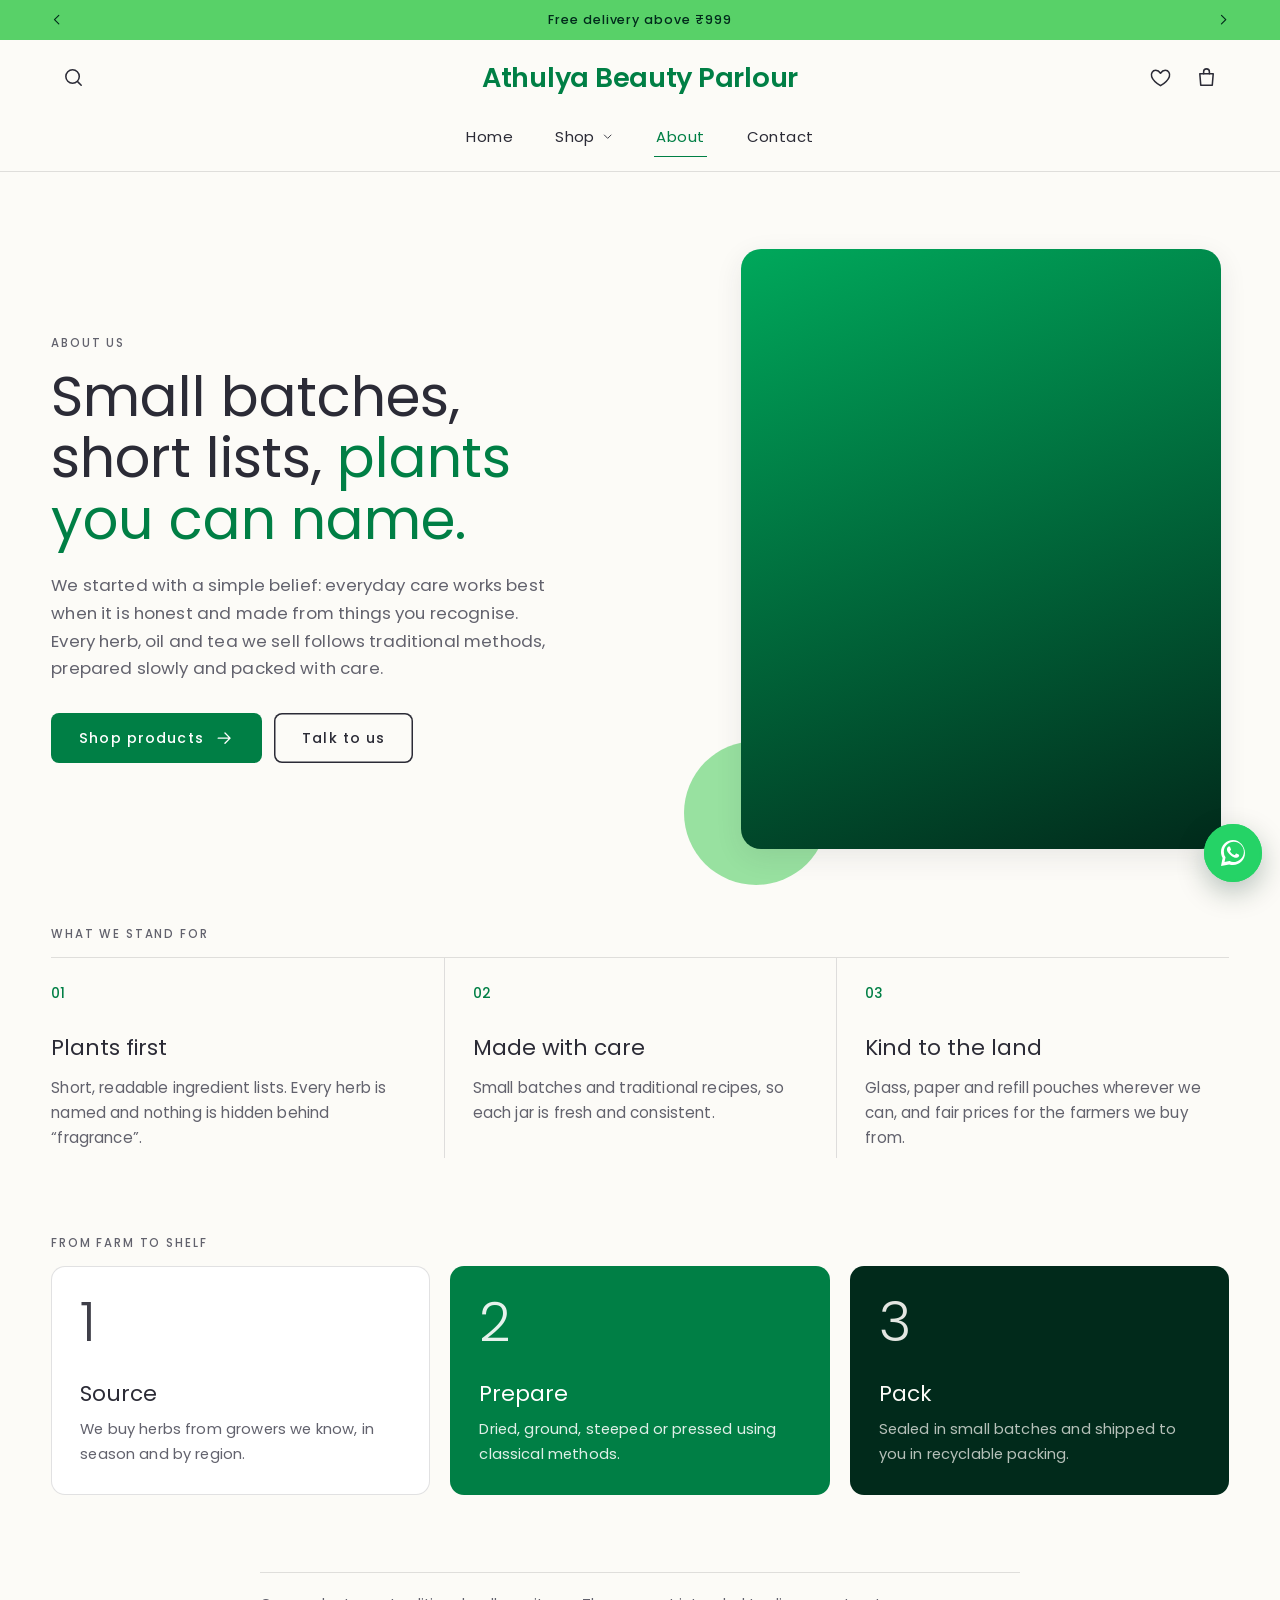
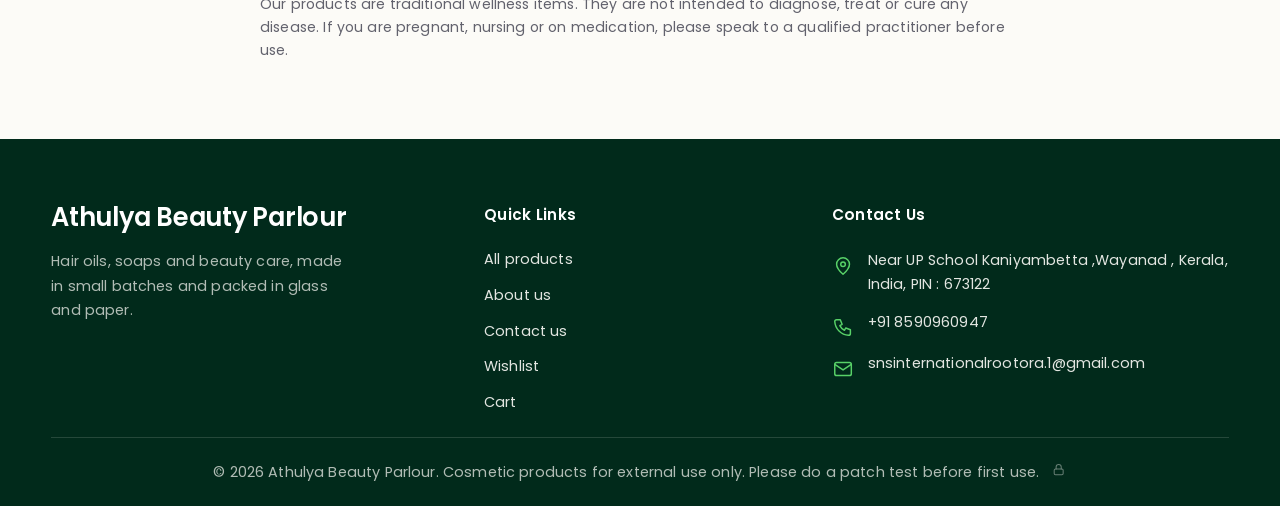
<file: about.html>
<!DOCTYPE html>
<html lang="en"><head><meta charset="utf-8"><meta name="viewport" content="width=device-width,initial-scale=1,viewport-fit=cover">
<title>About | Marsuki</title>
<meta name="description" content="Small batches, short ingredient lists, plants you can name."><meta name="theme-color" content="#fcfbf7">
<link rel="preconnect" href="https://fonts.googleapis.com"><link rel="preconnect" href="https://fonts.gstatic.com" crossorigin>
<link href="https://fonts.googleapis.com/css2?family=Poppins:wght@300;400;500;600&display=swap" rel="stylesheet">
<link rel="stylesheet" href="style.css">
<script src="common.js" defer></script></head>
<body data-page="about">
<main>
<section class="wrap sec split"><div><p class="eyebrow">About us</p><h1>Small batches, short lists, <em>plants you can name.</em></h1>
<p class="lead">We started with a simple belief: everyday care works best when it is honest and made from things you recognise. Every herb, oil and tea we sell follows traditional methods, prepared slowly and packed with care.</p>
<div class="ctas"><a class="btn clay" href="index.html#shop">Shop products<i data-ic="arrow-right"></i></a><a class="btn ghost" href="contact.html">Talk to us</a></div></div>
<div class="photo" id="aboutImg" role="img" aria-label="Herbs and a mortar on a wooden table"></div></section>

<section class="wrap"><p class="eyebrow">What we stand for</p><div class="vals">
<div><h3>Plants first</h3><p>Short, readable ingredient lists. Every herb is named and nothing is hidden behind “fragrance”.</p></div>
<div><h3>Made with care</h3><p>Small batches and traditional recipes, so each jar is fresh and consistent.</p></div>
<div><h3>Kind to the land</h3><p>Glass, paper and refill pouches wherever we can, and fair prices for the farmers we buy from.</p></div></div></section>

<section class="wrap sec"><p class="eyebrow">From farm to shelf</p><div class="steps">
<div><h3>Source</h3><p>We buy herbs from growers we know, in season and by region.</p></div>
<div><h3>Prepare</h3><p>Dried, ground, steeped or pressed using classical methods.</p></div>
<div><h3>Pack</h3><p>Sealed in small batches and shipped to you in recyclable packing.</p></div></div></section>

<section class="wrap narrow"><p class="fine">Our products are traditional wellness items. They are not intended to diagnose, treat or cure any disease. If you are pregnant, nursing or on medication, please speak to a qualified practitioner before use.</p></section>
</main>
<script>addEventListener('DOMContentLoaded',()=>document.getElementById('aboutImg').style.setProperty('--img','url('+HERO2+')'))</script>
</body></html>
</file>
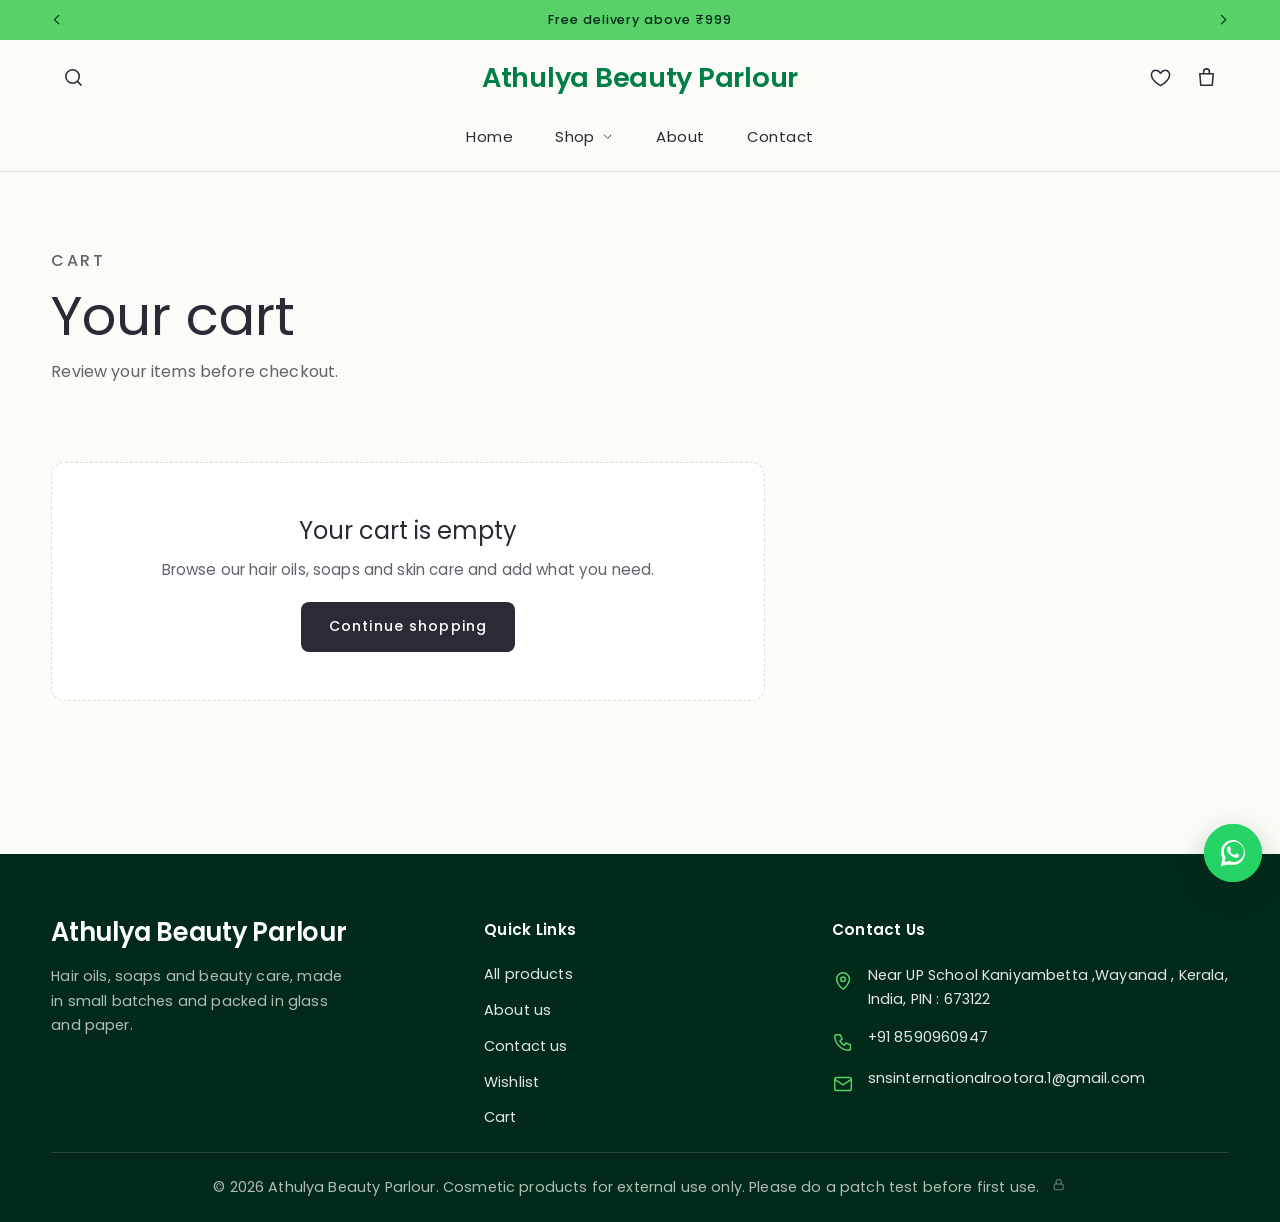
<file: cart.html>
<!DOCTYPE html>
<html lang="en"><head><meta charset="utf-8"><meta name="viewport" content="width=device-width,initial-scale=1,viewport-fit=cover">
<title>Your cart | Marsuki</title>
<meta name="theme-color" content="#fcfbf7">
<link rel="preconnect" href="https://fonts.googleapis.com"><link rel="preconnect" href="https://fonts.gstatic.com" crossorigin>
<link href="https://fonts.googleapis.com/css2?family=Poppins:wght@300;400;500;600&display=swap" rel="stylesheet">
<link rel="stylesheet" href="style.css">
<script src="common.js" defer></script></head>
<body data-page="cart">
<main class="wrap">
<div class="ptitle"><p class="eyebrow">Cart</p><h1>Your cart</h1><p>Review your items before checkout.</p></div>
<section class="sec cartgrid"><div id="cartLines"></div>
<aside class="sum" id="sum" aria-label="Order summary" hidden><h2>Order summary</h2>
<div class="r"><span>Subtotal</span><span id="sSub">₹0</span></div><div class="r"><span>Delivery</span><span id="sShip">₹0</span></div>
<p class="tip" id="sTip"></p><div class="r t"><span>Total</span><span id="sTot">₹0</span></div>
<a class="btn clay block" href="checkout.html" style="margin-top:18px">Checkout<i data-ic="arrow-right"></i></a><a class="btn ghost block" href="index.html#shop" style="margin-top:10px">Continue shopping</a></aside></section>
</main>
</body></html>
</file>
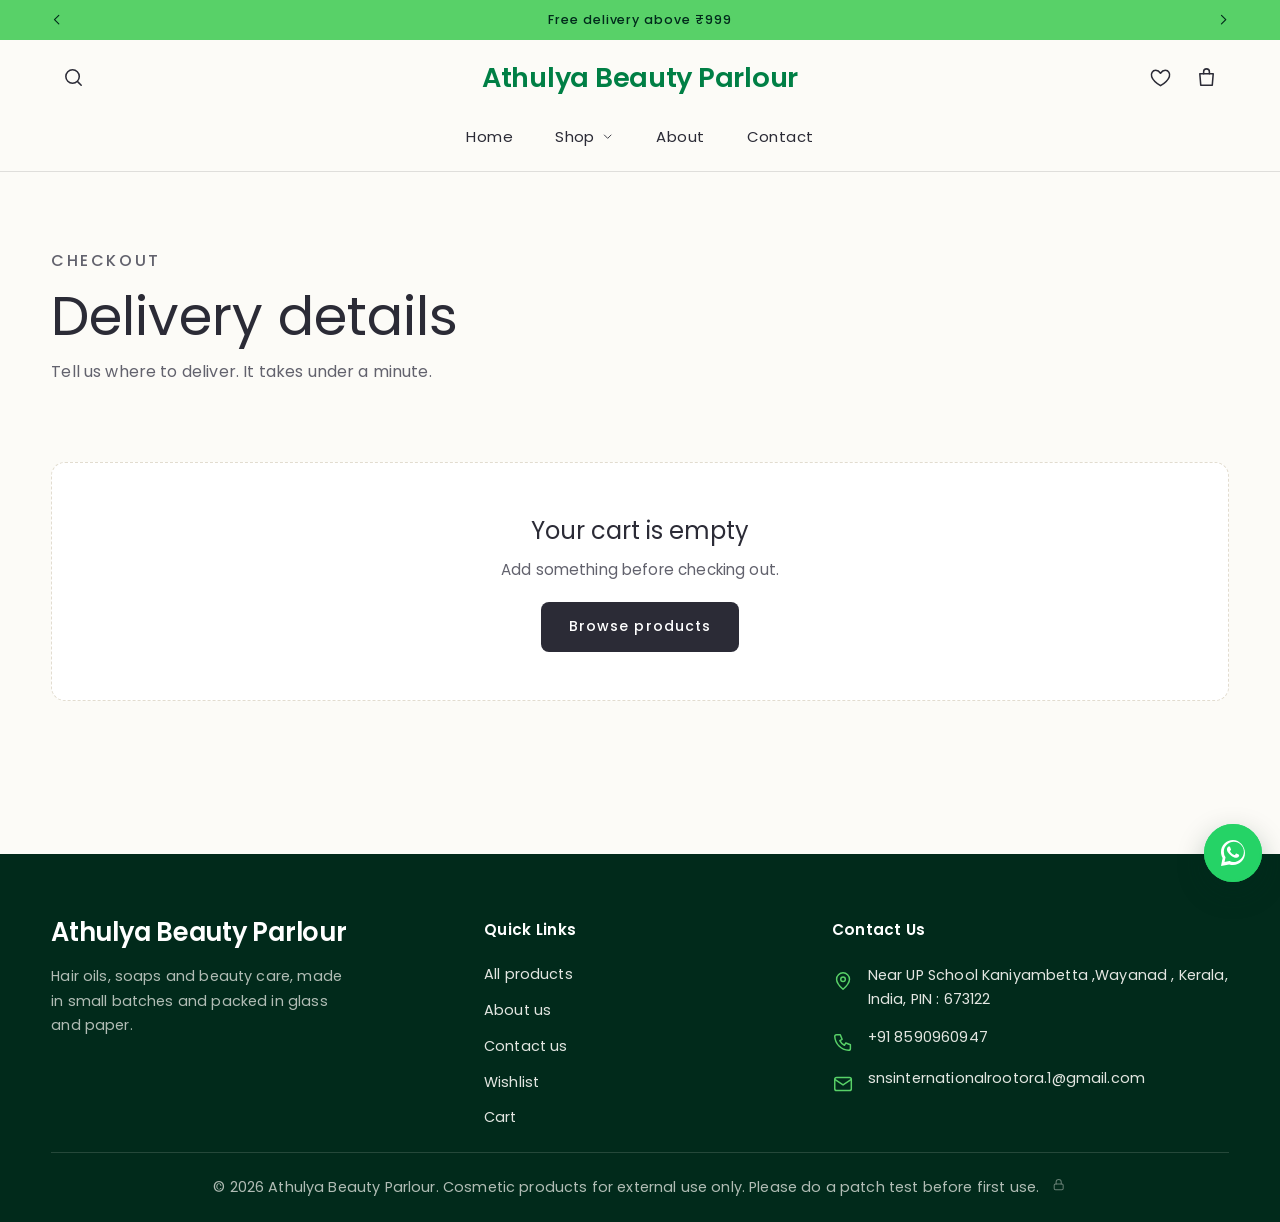
<file: checkout.html>
<!DOCTYPE html>
<html lang="en"><head><meta charset="utf-8"><meta name="viewport" content="width=device-width,initial-scale=1,viewport-fit=cover">
<title>Checkout | Marsuki</title>
<meta name="theme-color" content="#fcfbf7">
<link rel="preconnect" href="https://fonts.googleapis.com"><link rel="preconnect" href="https://fonts.gstatic.com" crossorigin>
<link href="https://fonts.googleapis.com/css2?family=Poppins:wght@300;400;500;600&display=swap" rel="stylesheet">
<link rel="stylesheet" href="style.css">
<script src="common.js" defer></script></head>
<body data-page="checkout">
<main class="wrap">
<div class="ptitle"><p class="eyebrow">Checkout</p><h1>Delivery details</h1><p>Tell us where to deliver. It takes under a minute.</p></div>
<section class="sec" id="coBox"><div class="cartgrid">
<form class="form" id="coForm" novalidate>
<div class="two"><label>Full name<input name="name" autocomplete="name"></label><label>Mobile number<input name="phone" type="tel" inputmode="tel" autocomplete="tel"></label></div>
<label>Delivery address<textarea name="address" autocomplete="street-address" placeholder="House, street, area, city, state, pincode"></textarea></label>
<fieldset class="opts"><legend>Payment method</legend>
<label class="opt"><input type="radio" name="pm" value="COD" checked><span><b>Cash on delivery</b><small>Pay when your order arrives</small></span></label>
<label class="opt"><input type="radio" name="pm" value="UPI"><span><b>UPI</b><small>Pay to <b id="upiId" style="display:inline"></b>, then enter the transaction ID</small></span></label></fieldset>
<label id="txnWrap" hidden>UPI transaction ID<input name="txn" autocomplete="off"></label>
<p class="fmsg" id="coMsg" role="status"></p><button class="btn clay" type="submit">Place order<i data-ic="arrow-right"></i></button></form>
<aside class="sum" id="coSum" aria-label="Order summary"></aside></div></section>
<section class="sec narrow" id="coDone" hidden><div class="done"><div class="ck"><i data-ic="check"></i></div><h2>Order placed. Thank you!</h2><p>Your order ID is <b id="coId" style="color:var(--clay)"></b>. We’ll contact you on your mobile number to confirm delivery.</p><p id="coDemo" hidden style="margin-top:8px"><b>Demo mode:</b> no order was saved because <code>SHEET_API_URL</code> is not set in common.js.</p><div class="ctas" style="margin-top:26px"><a class="btn clay" id="coWa" href="#" target="_blank" rel="noopener"><i data-ic="chat"></i>Message us on WhatsApp</a><a class="btn ghost" href="index.html">Back to home</a></div></div></section>
</main>
</body></html>
</file>
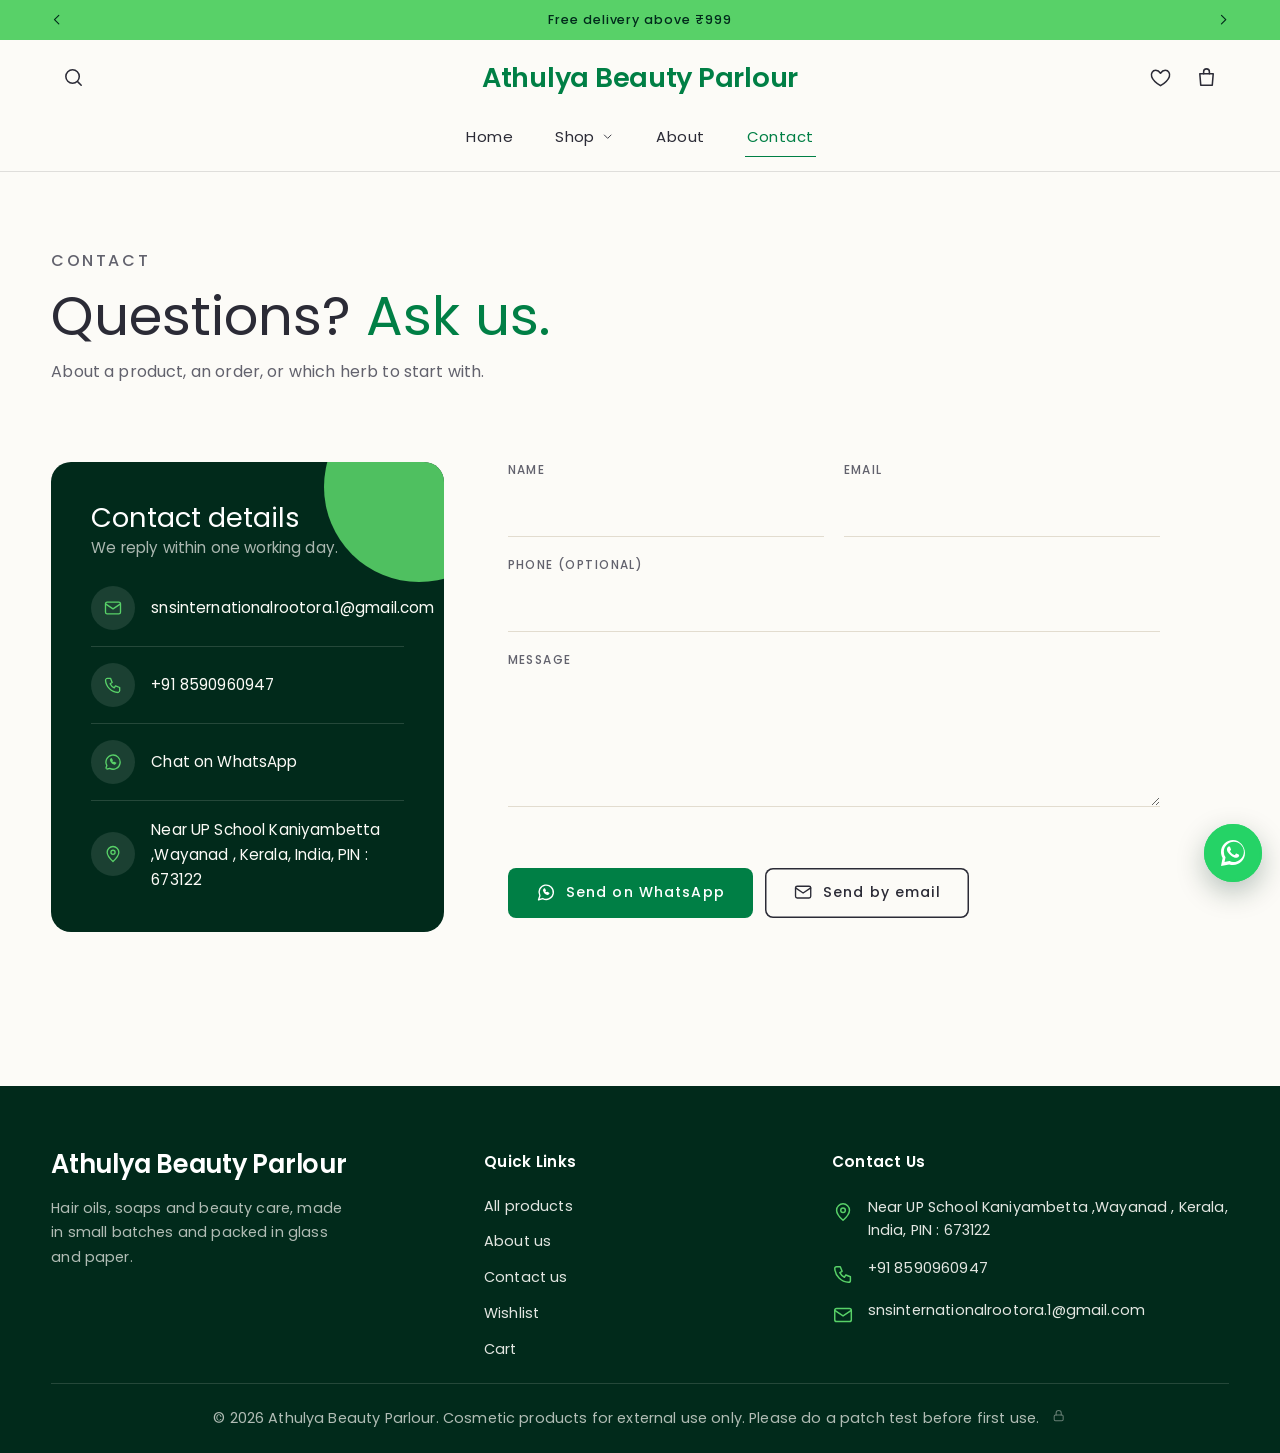
<file: contact.html>
<!DOCTYPE html>
<html lang="en"><head><meta charset="utf-8"><meta name="viewport" content="width=device-width,initial-scale=1,viewport-fit=cover">
<title>Contact | Marsuki</title>
<meta name="theme-color" content="#fcfbf7">
<link rel="preconnect" href="https://fonts.googleapis.com"><link rel="preconnect" href="https://fonts.gstatic.com" crossorigin>
<link href="https://fonts.googleapis.com/css2?family=Poppins:wght@300;400;500;600&display=swap" rel="stylesheet">
<link rel="stylesheet" href="style.css">
<script src="common.js" defer></script></head>
<body data-page="contact">
<main class="wrap">
<div class="ptitle"><p class="eyebrow">Contact</p><h1>Questions? <em>Ask us.</em></h1><p>About a product, an order, or which herb to start with.</p></div>
<section class="sec cgrid"><div class="info"><h2>Contact details</h2><p style="margin-bottom:10px">We reply within one working day.</p>
<a id="cMail" href="#"><i data-ic="mail"></i><span></span></a><a id="cTel" href="#"><i data-ic="phone"></i><span></span></a><a id="cWa" href="#" target="_blank" rel="noopener"><i data-ic="chat"></i><span>Chat on WhatsApp</span></a><a id="cLoc" href="#"><i data-ic="pin"></i><span></span></a></div>
<form class="form" id="cform" novalidate><div class="two"><label>Name<input name="name" autocomplete="name"></label><label>Email<input name="email" type="email" autocomplete="email"></label></div>
<label>Phone (optional)<input name="phone" type="tel" autocomplete="tel"></label><label>Message<textarea name="message"></textarea></label>
<p class="fmsg" id="fmsg" role="status"></p><div class="ctas"><button class="btn clay" type="submit" data-send="wa"><i data-ic="chat"></i>Send on WhatsApp</button><button class="btn ghost" type="submit" data-send="mail"><i data-ic="mail"></i>Send by email</button></div></form></section>
</main>
<script>addEventListener('DOMContentLoaded',()=>{const C=CONFIG,s=(id,h,t)=>{const a=document.getElementById(id);if(h)a.href=h;a.querySelector('span').textContent=t||a.querySelector('span').textContent};
s('cMail','mailto:'+C.EMAIL,C.EMAIL);s('cTel','tel:'+C.PHONE.replace(/\s/g,''),C.PHONE);s('cWa','https://wa.me/'+C.WHATSAPP);s('cLoc','https://maps.google.com/?q='+encodeURIComponent(C.ADDRESS),C.ADDRESS)})</script>
</body></html>
</file>
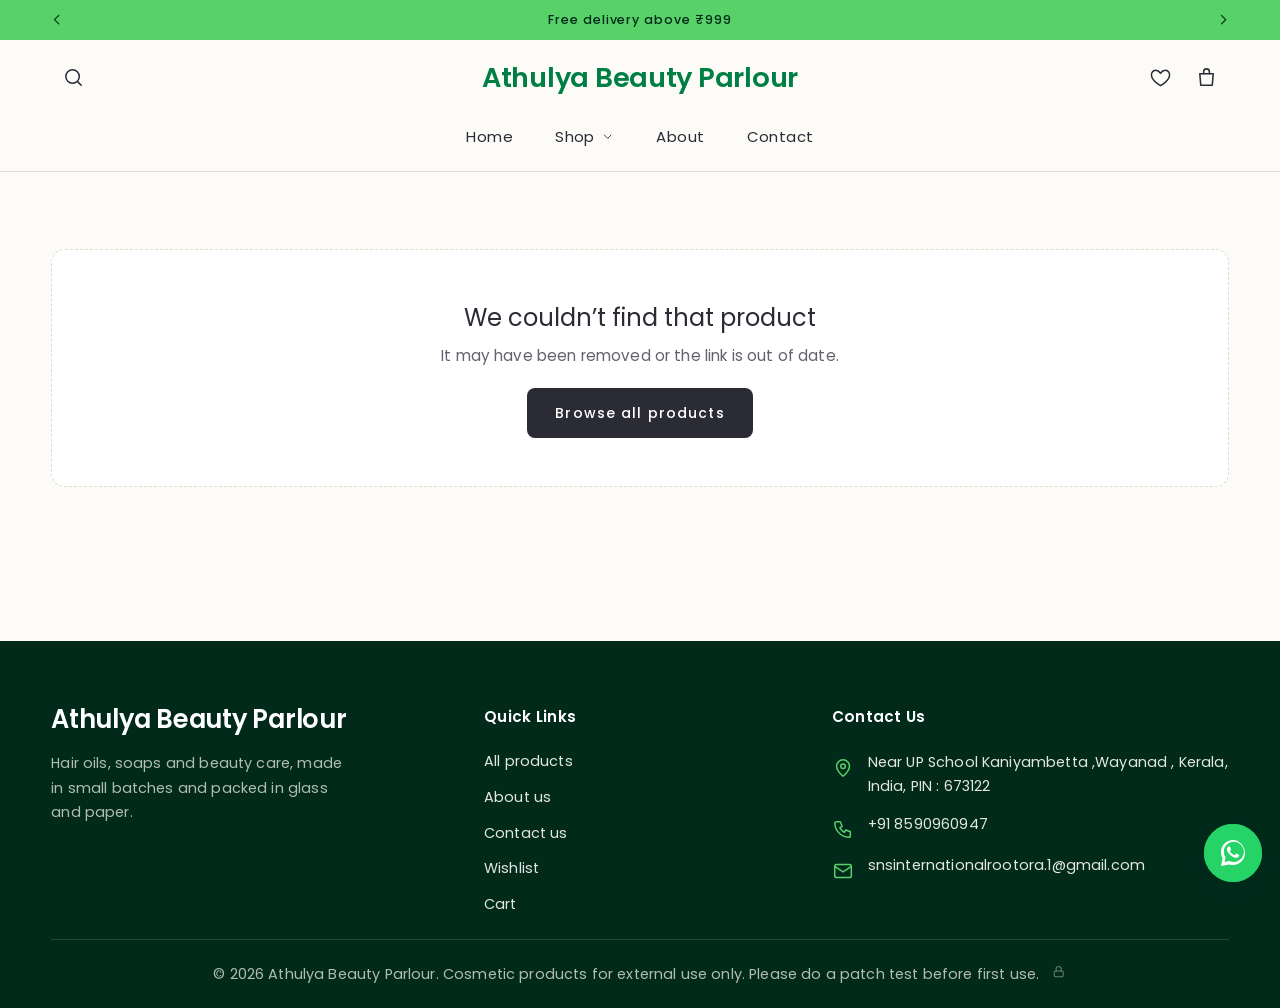
<file: product.html>
<!DOCTYPE html>
<html lang="en"><head><meta charset="utf-8"><meta name="viewport" content="width=device-width,initial-scale=1,viewport-fit=cover">
<title>Product | Marsuki</title>
<meta name="theme-color" content="#fcfbf7">
<link rel="preconnect" href="https://fonts.googleapis.com"><link rel="preconnect" href="https://fonts.gstatic.com" crossorigin>
<link href="https://fonts.googleapis.com/css2?family=Poppins:wght@300;400;500;600&display=swap" rel="stylesheet">
<link rel="stylesheet" href="style.css">
<script src="common.js" defer></script></head>
<body data-page="product">
<main id="pBox" aria-live="polite"></main>
</body></html>
</file>
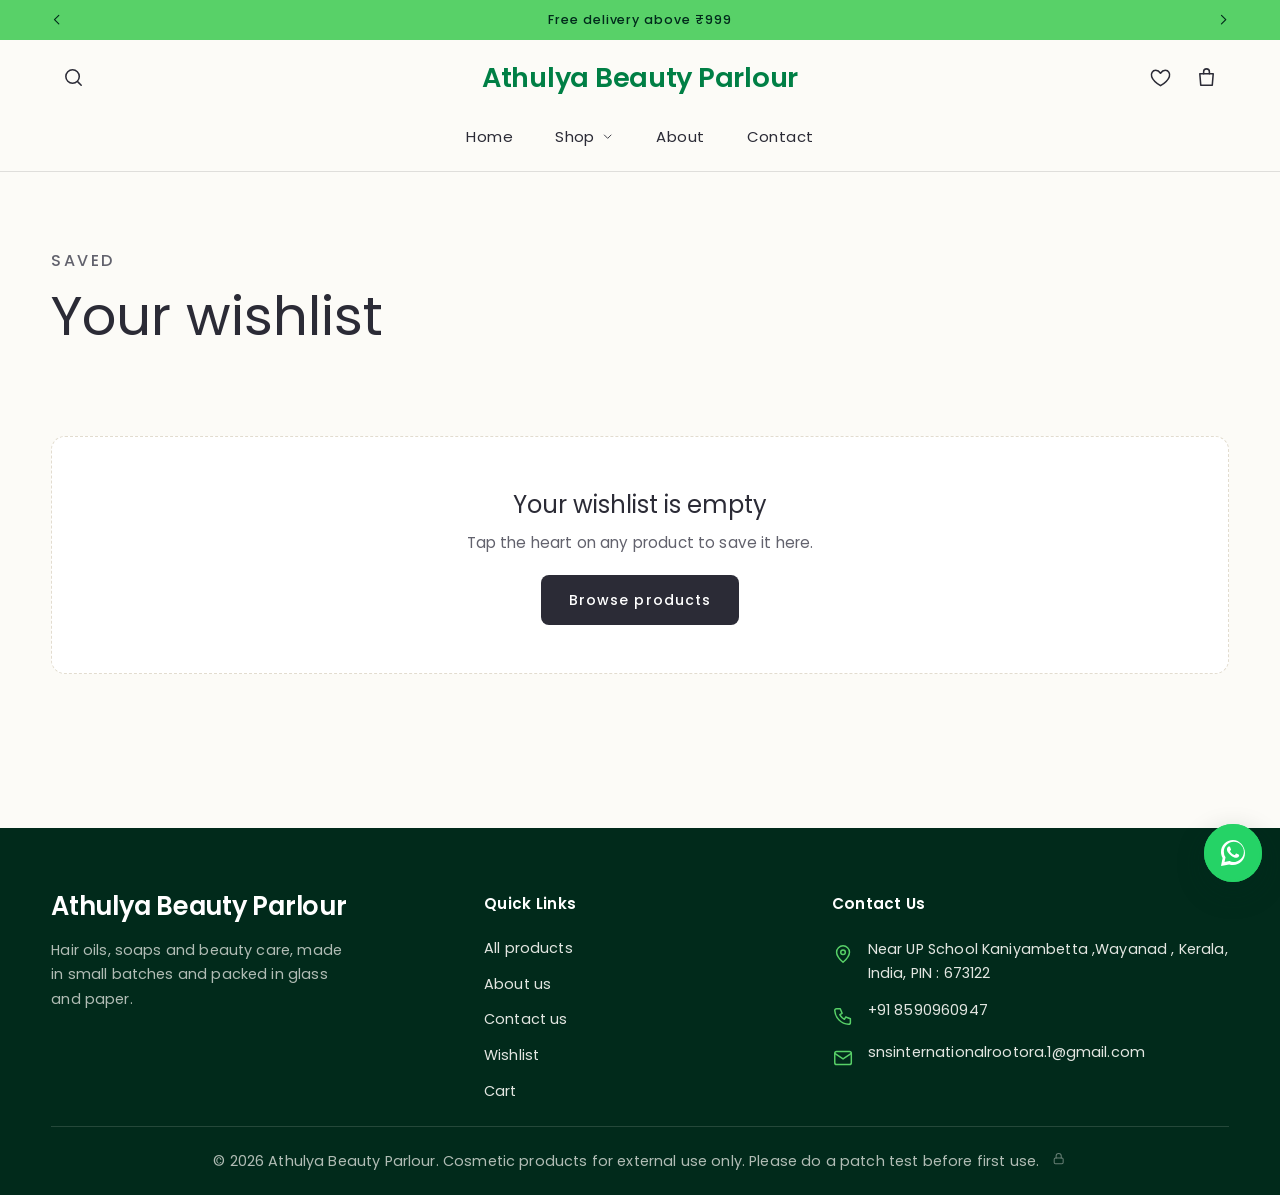
<file: wishlist.html>
<!DOCTYPE html>
<html lang="en"><head><meta charset="utf-8"><meta name="viewport" content="width=device-width,initial-scale=1,viewport-fit=cover">
<title>Your wishlist | Marsuki</title>
<meta name="theme-color" content="#fcfbf7">
<link rel="preconnect" href="https://fonts.googleapis.com"><link rel="preconnect" href="https://fonts.gstatic.com" crossorigin>
<link href="https://fonts.googleapis.com/css2?family=Poppins:wght@300;400;500;600&display=swap" rel="stylesheet">
<link rel="stylesheet" href="style.css">
<script src="common.js" defer></script></head>
<body data-page="wishlist">
<main class="wrap">
<div class="ptitle"><p class="eyebrow">Saved</p><h1>Your wishlist</h1><p id="wishNote"></p></div>
<section class="sec"><div class="products" id="wishGrid" style="margin-top:0"></div></section>
</main>
</body></html>
</file>
<file: style.css>
/* ============ Store theme — soft cream, fresh green ============ */
:root{
  --bone:#fcfbf7;--oat:#f4f1ea;--sand:#e2dccf;--card:#fff;
  --ink:#2b2b36;--mute:#62626d;--line:rgba(43,43,54,.14);
  --kohl:#012a1b;                      /* deep green: footer, dark panels */
  --green:#007f45;--green-d:#00693a;   /* buttons & links (AA contrast on white) */
  --leaf:#00a85b;                      /* bright green: icons, accents */
  --mint:#58d168;                      /* announcement bar */
  --pill:#f2ebe1;                      /* unselected option pill */
  --clay:var(--green);--clay-d:var(--green-d);   /* legacy names used by other pages */
  --tur:#f2b01e;--tur-l:#fbe9b0;
  --red:#ca1413;--madder:var(--red);
  --df:'Poppins',system-ui,sans-serif;--bf:'Poppins',system-ui,sans-serif;
  --r:14px;--pad:clamp(16px,4vw,52px);--hh:76px;
  --shadow:0 8px 28px rgba(43,43,54,.09);
  --ease:cubic-bezier(.2,.8,.2,1)}
*{box-sizing:border-box;margin:0}
html{scroll-behavior:smooth;scroll-padding-top:24px}html.lock,html.lock body{overflow:hidden}
html,body{max-width:100%}
body{font:400 .95rem/1.65 var(--bf);letter-spacing:.01em;background:var(--bone);color:var(--ink);overflow-x:hidden;min-height:100vh;display:flex;flex-direction:column;-webkit-font-smoothing:antialiased}
main{flex:1}
h1,h2,h3,h4{font-family:var(--df);font-weight:400;letter-spacing:0}
h1{font-size:clamp(2.1rem,4.8vw,3.7rem);line-height:1.1}
h1 em,h2 em{font-style:normal;color:var(--green)}
h2{font-size:clamp(1.55rem,3vw,2.1rem);line-height:1.2}
p{color:var(--mute)}a{color:inherit}
.sr{position:absolute;width:1px;height:1px;overflow:hidden;clip:rect(0 0 0 0)}
.wrap{width:min(1280px,100% - 2*var(--pad));margin-inline:auto}
.sec{padding-block:clamp(36px,6vw,80px)}.narrow{max-width:760px}
:focus-visible{outline:3px solid var(--leaf);outline-offset:2px}[hidden]{display:none!important}
.i{width:1.2em;height:1.2em;flex:none;fill:none;stroke:currentColor;stroke-width:1.6;stroke-linecap:round;stroke-linejoin:round}
.eyebrow{font:500 .72rem var(--bf);letter-spacing:.16em;text-transform:uppercase;color:var(--mute);margin-bottom:14px}

/* ---- Announcement bar ---- */
.ann{background:var(--mint);color:var(--kohl);display:flex;align-items:center;justify-content:space-between;gap:8px;padding:0 clamp(8px,3vw,48px);min-height:40px}
.ann p{color:inherit;flex:1;text-align:center;font:500 .78rem var(--bf);letter-spacing:.08em;padding:8px 0}
.ann button{width:36px;height:36px;border:0;background:none;color:inherit;display:grid;place-items:center;cursor:pointer;border-radius:50%;font-size:.9rem}
.ann button:hover{background:rgba(1,42,27,.1)}

/* ---- Header, navigation ---- */
.hdr{background:var(--bone);border-bottom:1px solid var(--line);position:relative;z-index:30}
.hdr-in{display:grid;grid-template-columns:1fr auto 1fr;align-items:center;min-height:var(--hh)}
.hl{display:flex;align-items:center}
.logo{display:inline-block;text-align:center;font:600 clamp(1.25rem,2.4vw,1.7rem)/1.1 var(--df);letter-spacing:-.01em;text-decoration:none;color:var(--green);max-width:100%}
.acts{justify-self:end;display:flex;gap:2px}
.ib{position:relative;width:44px;height:44px;border:0;border-radius:50%;background:none;cursor:pointer;display:grid;place-items:center;color:var(--ink);font-size:1.2rem;text-decoration:none;transition:background .2s}
.ib:hover,.ib[aria-expanded=true]{background:var(--oat)}
.ib b{position:absolute;top:3px;right:1px;min-width:18px;height:18px;border-radius:9px;background:var(--green);color:#fff;font:600 .66rem/18px var(--bf);text-align:center;padding:0 4px}
.ib b:empty,.ib b[data-n="0"]{display:none}
.menu-btn{display:none;margin-left:-10px}
.dnav{display:flex;justify-content:center;flex-wrap:wrap;gap:6px clamp(18px,3vw,38px);padding:2px 0 14px}
.dnav>a,.ddb{font:400 .93rem var(--bf);letter-spacing:.03em;text-decoration:none;padding:8px 2px;border:0;background:none;cursor:pointer;color:var(--ink);display:inline-flex;align-items:center;gap:6px;border-bottom:1.5px solid transparent;transition:border-color .2s,color .2s}
.dnav>a:hover,.ddb:hover,.dnav>a[aria-current=page]{border-color:var(--green);color:var(--green)}
.ddb .i{width:.9em;height:.9em;transition:transform .2s}.dd.open .ddb .i{transform:rotate(180deg)}
.dd{position:relative}
.ddm{position:absolute;left:50%;top:100%;transform:translateX(-50%);min-width:210px;background:var(--card);border:1px solid var(--line);border-radius:12px;box-shadow:var(--shadow);padding:8px;display:none;z-index:40}
.dd:hover .ddm,.dd.open .ddm,.dd:focus-within .ddm{display:block}
.ddm a{display:block;padding:10px 14px;border-radius:8px;text-decoration:none;font-size:.9rem;white-space:nowrap}.ddm a:hover{background:var(--oat);color:var(--green)}
.sbar{border-top:1px solid var(--line);background:var(--bone);padding:14px 0}
.sbar form{display:flex;gap:14px;align-items:center}
.sbar input{flex:1;min-width:0;min-height:50px;border:0;border-bottom:1.5px solid var(--ink);background:none;font:300 1.3rem var(--df);color:var(--ink);padding:0 2px}
.sbar input::placeholder{color:var(--mute);opacity:.7}.sbar input:focus{outline:0;border-color:var(--green)}
.scrim{position:fixed;inset:0;background:rgba(1,42,27,.5);z-index:90}
.mnav{position:fixed;inset:0;background:var(--kohl);color:var(--bone);z-index:100;display:flex;flex-direction:column;opacity:0;visibility:hidden;transform:translateY(-12px);transition:opacity .3s,transform .4s var(--ease),visibility 0s .4s;overflow-y:auto;overscroll-behavior:contain}
.mnav.open{opacity:1;visibility:visible;transform:none;transition:opacity .3s,transform .4s var(--ease)}
.mnav-h{display:flex;align-items:center;justify-content:space-between;padding:0 12px 0 var(--pad);min-height:var(--hh)}
.mnav .logo{color:#fff;text-align:left}.mnav .ib{color:var(--bone)}.mnav .ib:hover{background:rgba(255,255,255,.1)}
.mnav a.ml{display:flex;align-items:center;gap:16px;padding:18px var(--pad);text-decoration:none;font:300 clamp(1.7rem,7vw,2.2rem) var(--df);border-top:1px solid rgba(252,251,247,.12)}
.mnav a.ml .i{margin-left:auto;font-size:1.2rem;color:var(--mint)}
.mnav a.ml[aria-current=page]{color:var(--mint)}
.mnav-f{margin-top:auto;padding:28px var(--pad);font-size:.9rem;color:rgba(252,251,247,.6);border-top:1px solid rgba(252,251,247,.12)}.mnav-f p{color:inherit}

/* ---- Buttons ---- */
.btn{display:inline-flex;align-items:center;justify-content:center;gap:10px;min-height:50px;padding:0 28px;border-radius:8px;background:var(--ink);color:#fff;font:500 .88rem var(--bf);letter-spacing:.08em;text-decoration:none;border:0;cursor:pointer;transition:background .2s,color .2s,transform .15s}
.btn:hover{background:#000}.btn:active{transform:scale(.985)}.btn:disabled{opacity:.5;cursor:not-allowed}
.btn .i{font-size:1.2em}
.btn.ghost{background:transparent;color:var(--ink);box-shadow:inset 0 0 0 1.5px var(--ink)}.btn.ghost:hover{background:var(--ink);color:#fff}
.btn.clay,.btn.green{background:var(--green);color:#fff}.btn.clay:hover,.btn.green:hover{background:var(--green-d)}
.btn.tur{background:var(--mint);color:var(--kohl)}.btn.tur:hover{background:#7ae088}
.btn.line{background:transparent;color:var(--green);box-shadow:inset 0 0 0 1.5px var(--green)}.btn.line:hover{background:var(--green);color:#fff}
.btn.block{width:100%}.btn.sm{min-height:42px;padding:0 18px;font-size:.82rem}

/* ---- Home hero ---- */
.hero{display:grid;grid-template-columns:1.1fr .9fr;gap:clamp(28px,6vw,80px);align-items:center;padding-block:clamp(32px,5vw,72px) clamp(32px,5vw,64px)}
.hero h1{max-width:16ch}
.lead{font-size:1.05rem;max-width:46ch;margin:22px 0 30px}
.ctas{display:flex;flex-wrap:wrap;gap:12px}
.hero{overflow-x:clip}
.hvis{position:relative;aspect-ratio:5/5.4;width:100%;max-width:520px;margin-inline:auto}
.hvis::before{content:"";position:absolute;right:-7%;top:-5%;width:50%;aspect-ratio:1;border-radius:50%;background:var(--mint);opacity:.55}
.hbig{position:absolute;inset:0 0 0 12%;border-radius:20px;background-size:cover;background-position:center;box-shadow:var(--shadow);background-image:var(--img),linear-gradient(160deg,var(--leaf),var(--kohl))}
.hdisc{position:absolute;left:0;bottom:9%;width:36%;aspect-ratio:1;border-radius:16px;border:6px solid var(--bone);box-shadow:var(--shadow);background-size:cover;background-position:center;background-image:var(--img),linear-gradient(160deg,var(--tur),var(--green))}
.hchip{position:absolute;right:-2%;bottom:-3%;background:var(--card);border-radius:12px;padding:12px 18px;box-shadow:var(--shadow);font:500 .68rem var(--bf);letter-spacing:.12em;text-transform:uppercase;line-height:1.5;color:var(--mute)}
.hchip b{display:block;font:500 1rem var(--df);letter-spacing:0;text-transform:none;color:var(--green)}

/* ---- Trust row (icon + short line, like the product page perks) ---- */
.trust{display:grid;grid-template-columns:repeat(4,1fr);gap:16px;background:var(--card);border:1px solid var(--line);border-radius:var(--r);padding:22px 12px}
.trust>div{display:flex;flex-direction:column;align-items:center;text-align:center;gap:6px;padding:4px 14px}
.trust>div+div{border-left:1px solid var(--line)}
.trust .i{font-size:1.7rem;color:var(--ink);margin-bottom:6px;stroke-width:1.4}
.trust h3{font:500 .92rem var(--bf)}.trust p{font-size:.82rem;line-height:1.45}

/* ---- Section head ---- */
.sechead{display:flex;justify-content:space-between;align-items:end;gap:20px;flex-wrap:wrap;margin-bottom:26px}
.sechead h2{margin:0}
.railnav{display:flex;gap:8px}.railnav .ib{width:44px;height:44px;box-shadow:inset 0 0 0 1.5px var(--ink)}.railnav .ib:hover{background:var(--ink);color:#fff}

/* ---- Products & cards ---- */
.filters{display:flex;gap:10px;flex-wrap:wrap}
.note{font:400 .85rem var(--bf);color:var(--mute)}
.products{display:grid;grid-template-columns:repeat(4,1fr);gap:28px 22px;margin-top:26px}
.rail{display:flex;gap:22px;overflow-x:auto;scroll-snap-type:x mandatory;padding:4px 4px 26px;margin:-4px;max-width:calc(100% + 8px);scrollbar-width:none}.rail::-webkit-scrollbar{display:none}
.rail>*{flex:0 0 clamp(240px,24vw,300px);scroll-snap-align:start}
.chip{flex:none;min-height:44px;padding:0 20px;border-radius:10px;border:0;background:var(--pill);font:400 .92rem var(--bf);color:var(--ink);cursor:pointer;transition:background .2s,color .2s,box-shadow .2s}
.chip:hover{box-shadow:inset 0 0 0 1.5px var(--ink)}.chip[aria-pressed=true]{background:#111;color:#fff;box-shadow:none}
.chip sup{font-size:.62rem;margin-left:4px;opacity:.7}
.card{display:flex;flex-direction:column;background:var(--card);border-radius:var(--r);box-shadow:var(--shadow);overflow:hidden;transition:transform .3s var(--ease),box-shadow .3s}
.card:hover{transform:translateY(-3px);box-shadow:0 14px 36px rgba(43,43,54,.13)}
.pimgw{position:relative}
.pimg{position:relative;aspect-ratio:1;background:#fff;overflow:hidden;cursor:pointer;display:block}
.pimg img{position:absolute;inset:0;width:100%;height:100%;object-fit:cover;transition:transform .6s var(--ease)}.card:hover .pimg img{transform:scale(1.04)}.pimg img.bad{display:none}
.pimg::before{content:"";position:absolute;inset:34%;border-radius:50%;background:var(--oat)}
.tag{position:absolute;left:10px;top:10px;background:var(--red);color:#fff;font:600 .64rem var(--bf);letter-spacing:.1em;text-transform:uppercase;padding:5px 10px;border-radius:999px;pointer-events:none}
.tag.pick{background:var(--kohl);left:auto;right:auto;top:auto;bottom:10px}
.wish{position:absolute;right:8px;top:8px;width:38px;height:38px;background:rgba(255,255,255,.92);backdrop-filter:blur(6px);font-size:1.05rem}
.wish:hover{background:#fff}.wish[aria-pressed=true]{color:var(--red)}.wish[aria-pressed=true] .i{fill:currentColor}
.cbody{padding:16px 14px 18px;display:flex;flex-direction:column;align-items:center;text-align:center;gap:6px;flex:1}
.cat-l{font:500 .66rem var(--bf);letter-spacing:.14em;text-transform:uppercase;color:var(--mute)}
.card h3{font:400 .98rem/1.35 var(--df);letter-spacing:.01em}.card h3 a{text-decoration:none}.card h3 a:hover{color:var(--green)}
.price{font:500 1rem var(--bf);display:flex;align-items:baseline;justify-content:center;flex-wrap:wrap;gap:2px 10px}
.price s{font-weight:400;font-size:.85rem;color:var(--mute)}
.card .price{margin-top:2px}
.addb{margin-top:auto;width:100%;min-height:42px;border-radius:8px;border:0;background:transparent;box-shadow:inset 0 0 0 1.5px var(--green);color:var(--green);font:500 .82rem var(--bf);letter-spacing:.06em;cursor:pointer;text-decoration:none;display:flex;align-items:center;justify-content:center;gap:8px;transition:background .2s,color .2s}
.addb:hover{background:var(--green);color:#fff}
.card .cbody>.price+.addb{margin-top:10px}
.empty{grid-column:1/-1;text-align:center;padding:48px 20px;border:1px dashed var(--sand);border-radius:var(--r);background:var(--card)}
.empty h3{font-size:1.5rem;margin-bottom:6px}.empty p{margin-bottom:20px}
.skel{height:380px;border-radius:var(--r);background:linear-gradient(100deg,var(--oat) 30%,#fff 50%,var(--oat) 70%) 0 0/300% 100%;animation:sk 1.4s linear infinite}@keyframes sk{to{background-position:-300% 0}}
.rail .skel{flex:0 0 clamp(240px,24vw,300px)}

/* ---- Starter set panel ---- */
.duo{position:relative;overflow:hidden;background:var(--kohl);color:var(--bone);border-radius:24px;padding:clamp(28px,5vw,64px);display:grid;grid-template-columns:1.1fr .9fr;gap:clamp(24px,5vw,64px);align-items:center}
.duo::before{content:"";position:absolute;right:-160px;top:-200px;width:360px;aspect-ratio:1;border-radius:50%;background:var(--mint);opacity:.9}
.duo>*{position:relative}
.duo .eyebrow{color:var(--mint)}.duo h2{color:#fff;max-width:14ch}.duo h2 em{color:var(--mint)}.duo p{color:rgba(252,251,247,.72);margin:18px 0 28px;max-width:40ch}
.duo ol{list-style:none;counter-reset:d;background:rgba(1,42,27,.62);border-radius:16px;padding:6px 24px;backdrop-filter:blur(6px)}
.duo li{counter-increment:d;display:flex;align-items:baseline;gap:16px;padding:20px 0;border-bottom:1px solid rgba(252,251,247,.14)}.duo li:last-child{border:0}
.duo li::before{content:"0" counter(d);font:500 .72rem var(--bf);letter-spacing:.12em;color:var(--mint)}
.duo li b{font:400 1.2rem var(--df)}.duo li small{margin-left:auto;font:500 .66rem var(--bf);letter-spacing:.14em;text-transform:uppercase;color:rgba(252,251,247,.55)}

/* ---- Product page ---- */
.pp{display:grid;grid-template-columns:minmax(0,1.12fr) minmax(0,.88fr);gap:clamp(28px,5vw,72px);align-items:start;padding-block:clamp(24px,4vw,48px) clamp(28px,5vw,64px)}
.crumbs{display:flex;flex-wrap:wrap;gap:6px 10px;font-size:.82rem;color:var(--mute);padding-top:clamp(16px,2.5vw,28px)}.crumbs a{text-decoration:none}.crumbs a:hover{color:var(--green);text-decoration:underline}
.pmain{position:relative;aspect-ratio:1;background:#fff;border-radius:var(--r);box-shadow:var(--shadow);overflow:hidden;width:min(100%,640px);margin-inline:auto}
.pmain img{position:absolute;inset:0;width:100%;height:100%;object-fit:contain}.pmain img.bad{display:none}
.pmain::before{content:"";position:absolute;inset:34%;border-radius:50%;background:var(--oat)}
.pgrid{display:grid;grid-template-columns:1fr 1fr;gap:clamp(12px,2.6vw,38px);margin-top:clamp(18px,3vw,38px)}
.pth{position:relative;aspect-ratio:1;border:0;padding:0;background:#fff;border-radius:var(--r);box-shadow:var(--shadow);overflow:hidden;cursor:pointer;outline-offset:3px}
.pth img{position:absolute;inset:0;width:100%;height:100%;object-fit:cover;transition:transform .5s var(--ease)}.pth:hover img{transform:scale(1.04)}.pth img.bad{display:none}
.pth[aria-pressed=true]{box-shadow:0 0 0 2px var(--green),var(--shadow)}
.pcar{display:none}
.ptrack{display:flex;overflow-x:auto;scroll-snap-type:x mandatory;scrollbar-width:none;border-radius:var(--r);box-shadow:var(--shadow);background:#fff;overscroll-behavior-x:contain}.ptrack::-webkit-scrollbar{display:none}
.pslide{flex:0 0 100%;scroll-snap-align:center;scroll-snap-stop:always;aspect-ratio:1;position:relative;background:#fff}
.pslide img{position:absolute;inset:0;width:100%;height:100%;object-fit:contain}.pslide img.bad{display:none}
.pctl{display:flex;align-items:center;justify-content:center;gap:18px;margin-top:14px}
.pnav{width:42px;height:42px;border-radius:50%;border:1.5px solid var(--ink);background:none;color:var(--ink);display:grid;place-items:center;cursor:pointer;font-size:1.1rem}.pnav:hover{background:var(--ink);color:#fff}
.pcount{min-width:64px;text-align:center;font:500 .92rem var(--bf);letter-spacing:.06em}
.pinfo{position:sticky;top:20px;min-width:0}
.pvendor{font:500 .7rem var(--bf);letter-spacing:.14em;text-transform:uppercase;color:var(--mute);margin-bottom:8px}
.pinfo h1{font-size:clamp(1.9rem,3.6vw,2.8rem);line-height:1.15;margin-bottom:16px;overflow-wrap:anywhere}
.pprice{display:flex;align-items:center;flex-wrap:wrap;gap:6px 14px}
.pprice b{font:400 1.25rem var(--bf);letter-spacing:.03em}.pprice s{color:var(--mute);font-size:1.1rem}
.pill{background:var(--red);color:#fff;font:600 .72rem var(--bf);letter-spacing:.1em;text-transform:uppercase;padding:5px 12px;border-radius:999px}
.pnote{font-size:.88rem;margin:10px 0 24px}.pnote a{color:inherit}
.pfs{border:0;padding:0;margin:0 0 20px;min-width:0}
.pfs>legend,.plabel{display:block;font:400 .92rem var(--bf);color:var(--ink);margin-bottom:10px;padding:0}
.sizes{display:flex;flex-wrap:wrap;gap:10px}
.qty{display:inline-flex;align-items:center;border:1px solid var(--ink);border-radius:10px;opacity:1}
.qty button{width:46px;height:46px;border:0;background:none;cursor:pointer;font-size:1.15rem;color:var(--ink);border-radius:10px;display:grid;place-items:center}.qty button:hover{background:var(--oat)}
.qty span{min-width:48px;text-align:center;font-weight:500}
.pbtns{display:grid;gap:12px;margin:6px 0 20px;max-width:560px}.pbtns .btn{min-height:52px;font-size:.92rem}
.offers{list-style:none;padding:16px 18px;margin:0 0 22px;border:1px solid var(--line);border-radius:12px;display:grid;gap:10px;background:rgba(255,255,255,.5)}
.offers li{display:flex;gap:12px;align-items:center;font-size:.76rem;letter-spacing:.06em;text-transform:uppercase;color:var(--ink)}.offers .i{font-size:1.2rem;color:var(--ink);stroke-width:1.5}
.perks{display:grid;grid-template-columns:repeat(3,1fr);gap:14px;margin-bottom:24px;text-align:center}
.perks div{display:flex;flex-direction:column;align-items:center;gap:8px;font-size:.78rem;line-height:1.4;color:var(--ink)}.perks .i{font-size:1.6rem;stroke-width:1.5}
.pbul{padding-left:22px;display:grid;gap:10px;color:var(--ink);margin-bottom:26px;font-size:.98rem;line-height:1.7}.pbul li::marker{color:var(--leaf)}
.pbul b{font-weight:600;text-transform:uppercase;letter-spacing:.03em}.pbul span{color:var(--mute)}
.acc{border-bottom:1px solid var(--line)}.acc:first-of-type{border-top:1px solid var(--line)}
.acc summary{list-style:none;display:flex;align-items:center;gap:12px;min-height:56px;padding:10px 4px;cursor:pointer;font:400 1.05rem var(--bf);letter-spacing:.03em}
.acc summary::-webkit-details-marker{display:none}
.acc summary .i:first-child{font-size:1.25rem;stroke-width:1.4}
.acc summary .chev{margin-left:auto;font-size:1rem;color:var(--mute);transition:transform .2s}.acc[open] .chev{transform:rotate(180deg)}
.accb{padding:2px 4px 22px 40px;color:var(--mute);font-size:.94rem;display:grid;gap:10px}.accb p{margin:0}.accb ul{padding-left:18px;display:grid;gap:6px}.accb a{color:var(--green)}
.accb b{color:var(--ink);font-weight:500}
.blk{padding-block:clamp(32px,5vw,64px)}
.blk>h2,.blk .sechead h2{font-size:clamp(1.4rem,2.6vw,1.9rem)}
.faq{max-width:780px;margin-inline:auto}.faq>h2{text-align:center;font-size:clamp(1.9rem,4vw,2.8rem);margin-bottom:34px;max-width:none;letter-spacing:.02em}
.sticky-buy{display:none}

/* ---- Cart / checkout / wishlist ---- */
.ptitle{padding-block:clamp(32px,5vw,64px) 0}
.ptitle h1{font-size:clamp(2.1rem,5vw,3.4rem);max-width:none}.ptitle p{margin-top:12px;font-size:1rem}
.cartgrid{display:grid;grid-template-columns:1fr 400px;gap:clamp(28px,5vw,64px);align-items:start}
.lines{border-top:1px solid var(--line)}
.line{display:grid;grid-template-columns:96px 1fr auto;gap:18px;align-items:center;padding:20px 0;border-bottom:1px solid var(--line)}
.line .pimg{aspect-ratio:1;border-radius:12px}
.line h3{font:400 1.1rem/1.3 var(--df)}.line .sub{font:500 1.1rem var(--bf);text-align:right}
.qrow{display:flex;align-items:center;flex-wrap:wrap;gap:6px 14px;margin-top:10px}
.line .qty{border-color:var(--line)}.line .qty button{width:38px;height:38px}.line .qty span{min-width:30px}
.rm{background:none;border:0;color:var(--mute);cursor:pointer;font:400 .84rem var(--bf);margin:0;padding:0 4px;min-height:40px;display:inline-flex;align-items:center;text-decoration:underline;text-underline-offset:3px}.rm:hover{color:var(--red)}
.sum{background:var(--card);border:1px solid var(--line);border-radius:16px;padding:28px;position:sticky;top:24px;box-shadow:var(--shadow)}
.sum h2{font-size:1.5rem;margin-bottom:16px}
.sum .r{display:flex;justify-content:space-between;gap:14px;padding:8px 0;color:var(--mute)}
.sum .r.t{border-top:1px solid var(--line);margin-top:10px;padding-top:16px;font:500 1.3rem var(--df);color:var(--ink)}
.sum .tip{font-size:.85rem;background:#e7f7ec;color:#0b5a2f;border-radius:10px;padding:10px 14px;margin:10px 0 16px}

/* ---- About / contact ---- */
.split{display:grid;grid-template-columns:1.1fr .9fr;gap:clamp(28px,6vw,80px);align-items:center}
.split h1{font-size:clamp(2.1rem,4.8vw,3.5rem);max-width:14ch}
.photo{position:relative;aspect-ratio:4/5;max-width:480px;width:100%;margin-inline:auto;border-radius:20px;box-shadow:var(--shadow);background-size:cover;background-position:center;background-image:var(--img),linear-gradient(160deg,var(--leaf),var(--kohl))}
.photo::after{content:"";position:absolute;left:-12%;bottom:-6%;width:30%;aspect-ratio:1;border-radius:50%;background:var(--mint);opacity:.6;z-index:-1}
.vals{display:grid;grid-template-columns:repeat(3,1fr);border-top:1px solid var(--line);counter-reset:v}
.vals>div{padding:26px 28px 8px 0;counter-increment:v}.vals>div+div{padding-left:28px;border-left:1px solid var(--line)}
.vals>div::before{content:"0" counter(v);font:500 .85rem var(--df);color:var(--green);display:block;margin-bottom:26px}
.vals h3{font-size:1.35rem;margin-bottom:10px}
.steps{display:grid;grid-template-columns:repeat(3,1fr);gap:20px;counter-reset:s}
.steps>div{background:var(--card);border:1px solid var(--line);border-radius:var(--r);padding:28px;counter-increment:s;min-height:220px;display:flex;flex-direction:column}
.steps>div:nth-child(2){background:var(--green);border-color:transparent;color:#fff}.steps>div:nth-child(2) p{color:rgba(255,255,255,.88)}
.steps>div:nth-child(3){background:var(--kohl);border-color:transparent;color:var(--bone)}.steps>div:nth-child(3) p{color:rgba(252,251,247,.72)}
.steps>div::before{content:counter(s);font:300 3.4rem/1 var(--df);margin-bottom:auto;opacity:.9}
.steps h3{font-size:1.35rem;margin:26px 0 6px}.steps p{font-size:.92rem}
.fine{font-size:.88rem;border-top:1px solid var(--line);padding-top:20px}
.cgrid{display:grid;grid-template-columns:.85fr 1.15fr;gap:clamp(28px,5vw,64px);align-items:start}
.info{background:var(--kohl);color:var(--bone);border-radius:20px;padding:clamp(24px,4vw,40px);position:relative;overflow:hidden}
.info::after{content:"";position:absolute;right:-70px;top:-70px;width:190px;aspect-ratio:1;border-radius:50%;background:var(--mint);opacity:.9}
.info>*{position:relative;z-index:1}
.info h2{font-size:1.7rem;color:#fff}.info p{color:rgba(252,251,247,.68)}
.info a{display:flex;gap:16px;align-items:center;padding:16px 0;text-decoration:none;border-bottom:1px solid rgba(252,251,247,.14)}.info a:last-of-type{border:0;padding-bottom:0}
.info a .i{width:44px;height:44px;padding:12px;border-radius:50%;background:rgba(252,251,247,.1);color:var(--mint)}
.info a:hover span{color:var(--mint)}
.form{display:grid;gap:20px}.form .two{display:grid;grid-template-columns:1fr 1fr;gap:20px}
.form h2{font-size:1.7rem;max-width:none}
.form label{font:500 .74rem var(--bf);letter-spacing:.12em;text-transform:uppercase;color:var(--mute);display:grid;gap:8px}
.form input,.form textarea{border:0;border-bottom:1.5px solid var(--sand);border-radius:0;padding:10px 0;font:400 1rem var(--bf);letter-spacing:0;text-transform:none;color:var(--ink);background:none;min-height:50px;transition:border-color .2s}
.form textarea{min-height:130px;resize:vertical}
.form input:focus,.form textarea:focus{outline:0;border-color:var(--green)}
.fmsg{min-height:1.4em;font-size:.92rem}.fmsg.err{color:var(--red)}.fmsg.ok{color:var(--green-d)}
.opts{border:0;display:grid;gap:12px;padding:0}.opts legend{font:500 .74rem var(--bf);letter-spacing:.12em;text-transform:uppercase;color:var(--mute);margin-bottom:10px}
.form .opt{display:flex;flex-direction:row;gap:14px;align-items:flex-start;border:1.5px solid var(--sand);border-radius:12px;padding:16px 18px;cursor:pointer;background:var(--card);transition:border-color .2s,background .2s;text-transform:none;letter-spacing:0;font:400 1rem var(--bf);color:var(--ink)}
.form .opt:has(input:checked){border-color:var(--green);background:#f1faf4}
.form .opt input{min-height:0;width:18px;height:18px;margin-top:3px;accent-color:var(--green);border:0;padding:0}
.opt b{display:block;font-weight:500}.opt small{color:var(--mute);font-size:.86rem}
#coSum h2{font-size:1.5rem}code{background:var(--oat);padding:1px 6px;border-radius:6px;font-size:.9em}
.done{background:var(--card);border:1px solid var(--line);border-radius:20px;padding:clamp(26px,5vw,52px)}
.done .ck{width:56px;height:56px;border-radius:50%;background:var(--green);color:#fff;display:grid;place-items:center;font-size:1.6rem;margin-bottom:18px}
.done h2{font-size:2rem;margin-bottom:10px}

/* ---- Footer ---- */
.foot{background:var(--kohl);color:rgba(252,251,247,.75);padding-top:clamp(40px,5vw,72px);margin-top:clamp(40px,6vw,88px);overflow:hidden}
.fgrid{display:grid;grid-template-columns:1.3fr 1fr 1.4fr;gap:clamp(28px,5vw,72px)}
.foot p{color:rgba(252,251,247,.7);font-size:.9rem;max-width:34ch;margin-top:16px;line-height:1.7}
.foot h4{font:600 .95rem var(--bf);letter-spacing:.02em;color:#fff;margin-bottom:16px}
.foot a{display:block;text-decoration:none;padding:6px 0;color:rgba(252,251,247,.9);font-size:.9rem}.foot a:hover{color:var(--mint)}
.foot .logo{color:#fff;display:inline-block;padding:0;text-align:left;font-size:1.6rem}
.fc{display:flex;gap:14px;align-items:flex-start}.fc .i{color:var(--mint);font-size:1.15rem;margin-top:.3em}.fc span{overflow-wrap:anywhere}
.foot a.fc{display:flex;gap:14px;align-items:flex-start;padding:7px 0}
.copy{padding-block:22px;margin-top:clamp(32px,5vw,56px);border-top:1px solid rgba(252,251,247,.14);font-size:.78rem;color:rgba(252,251,247,.6);position:relative;text-align:center}
.copy .adm{display:inline-block;padding:0 0 0 8px;opacity:.45;font-size:.8rem;vertical-align:middle}.copy .adm:hover{opacity:1}
.foot .copy{max-width:none;width:min(1280px,100% - 2*var(--pad));padding-right:64px;padding-left:64px}

/* ---- Floating WhatsApp button ---- */
.wa-float{position:fixed;right:max(18px,env(safe-area-inset-right));bottom:max(18px,env(safe-area-inset-bottom));z-index:80;width:58px;height:58px;border-radius:50%;background:#25D366;color:#fff;display:grid;place-items:center;box-shadow:0 10px 28px rgba(1,42,27,.28);transition:transform .2s var(--ease),box-shadow .2s}
.wa-float svg{width:32px;height:32px}
.wa-float:hover{transform:scale(1.08);box-shadow:0 14px 34px rgba(1,42,27,.34)}
.wa-float::after{content:"";position:absolute;inset:0;border-radius:50%;border:2px solid #25D366;animation:waPulse 2.4s ease-out infinite}
@keyframes waPulse{from{transform:scale(1);opacity:.7}to{transform:scale(1.55);opacity:0}}
html.lock .wa-float{display:none}
.toast{position:fixed;left:50%;bottom:24px;transform:translate(-50%,140px);background:var(--ink);color:#fff;padding:14px 24px;border-radius:10px;z-index:120;transition:transform .35s var(--ease);max-width:90%;text-align:center;font-size:.92rem;box-shadow:0 14px 40px rgba(1,42,27,.3)}.toast.show{transform:translate(-50%,0)}

/* ---- Responsive ---- */
@media(max-width:1100px){.products{grid-template-columns:repeat(3,1fr)}.cartgrid{grid-template-columns:1fr 340px}}
@media(max-width:960px){
  .menu-btn{display:grid}.dnav{display:none}
  .hdr{position:sticky;top:0;background:rgba(252,251,247,.94);backdrop-filter:saturate(1.4) blur(14px);-webkit-backdrop-filter:saturate(1.4) blur(14px)}
  .hdr-in{grid-template-columns:auto minmax(0,1fr) auto;gap:6px;min-height:62px}
  .logo{font-size:1.15rem;justify-self:center}
  html{scroll-padding-top:80px}
  .pp{grid-template-columns:1fr;gap:28px}.pinfo{position:static}
  .pmain{width:100%}.pdesk{display:none}.pcar{display:block}
}
@media(max-width:860px){
  .hero,.split,.cgrid,.cartgrid,.duo{grid-template-columns:1fr}
  .hero{gap:44px}.hvis{max-width:420px}.hero h1{max-width:14ch}
  .products{grid-template-columns:repeat(2,1fr);gap:20px 14px}
  .rail{margin-inline:calc(-1*var(--pad));padding-inline:var(--pad);scroll-padding-inline:var(--pad)}.rail>*{flex-basis:62vw}
  .trust{grid-template-columns:1fr 1fr;row-gap:22px}.trust>div:nth-child(3){border-left:0}
  .vals,.steps{grid-template-columns:1fr}.vals>div+div{padding-left:0;border-left:0;border-top:1px solid var(--line);margin-top:16px}.steps>div{min-height:0}
  .fgrid{grid-template-columns:1fr 1fr}.fgrid>div:first-child{grid-column:1/-1}.sum{position:static}.photo{max-width:380px;margin-top:20px}.photo::after{display:none}
  .railnav{display:none}
}
@media(max-width:520px){
  .ann p{font-size:.7rem;letter-spacing:.05em}
  .logo{font-size:1rem}
  .ib{width:40px;height:40px}.ib b{top:1px;right:-1px}.menu-btn{margin-left:-6px}
  .sbar form{gap:10px}.sbar input{font-size:1.1rem;min-height:46px}.sbar .btn{padding:0 16px;min-height:46px}
  h2{font-size:1.5rem}
  .hero{padding-top:20px}.lead{font-size:1rem;margin:18px 0 24px}
  .ctas .btn{flex:1 1 100%}
  .trust{padding:18px 6px}.trust>div{padding:2px 8px}.trust h3{font-size:.85rem}.trust p{font-size:.76rem}
  .products{gap:16px 10px}.card h3{font-size:.9rem}.cbody{padding:12px 8px 14px}.price{font-size:.9rem}.addb{font-size:.74rem;letter-spacing:.03em}
  .tag{left:6px;top:6px;font-size:.56rem;padding:4px 8px}.wish{width:34px;height:34px;right:6px;top:6px}
  .duo{border-radius:20px;padding:26px 20px}.duo ol{padding:4px 16px}.duo li{padding:16px 0}.duo li b{font-size:1.05rem}
  .sechead{margin-bottom:18px}
  .line{grid-template-columns:72px 1fr;gap:14px}.line .sub{grid-column:2;text-align:left}
  .sum{padding:22px;border-radius:16px}
  .form .two{grid-template-columns:1fr}.fgrid{grid-template-columns:1fr}
  .info,.done{border-radius:18px}.photo{max-width:100%}
  .perks{gap:8px}.perks div{font-size:.7rem}
  .accb{padding-left:4px}
  .pgrid{gap:12px}
  .btn{padding:0 20px}
  .toast{bottom:90px}
  .wa-float{right:14px;bottom:14px;width:54px;height:54px}
  .foot .copy{padding-inline:16px 56px;text-align:left}
}
.foot a,.foot p{overflow-wrap:anywhere}
@media(prefers-reduced-motion:reduce){*{animation:none!important;transition:none!important;scroll-behavior:auto!important}}
</file>
